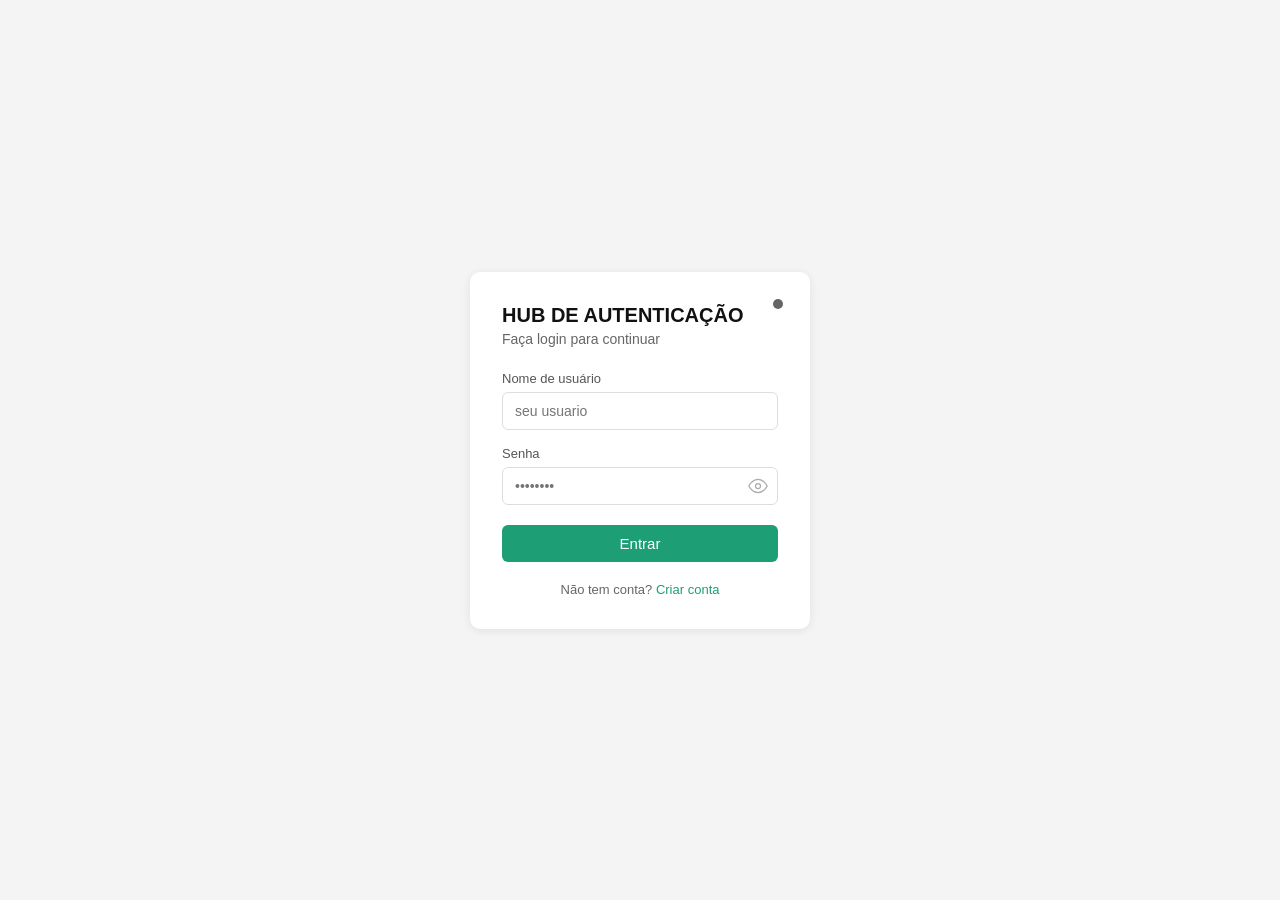
<file: login.html>
<!-- ========================================================= -->
<!-- pi2/login.html                                            -->
<!-- ========================================================= -->
<!DOCTYPE html>
<html lang="pt-BR">
<head>
    <!-- 1. METADADOS E CABEÇALHO -->
    <meta name="robots" content="noindex, nofollow">
    <meta name="google" content="nositelinkssearchbox" />
    <meta name="google" content="notranslate" />
    <meta http-equiv="X-UA-Compatible" content="IE=edge">
    <meta charset="UTF-8">
    <meta name="viewport" content="width=device-width, initial-scale=1.0">
    <title>Login - SEMAE</title>

    <!-- 2. ESTILOS VISUAIS -->
    <style>
        *, *::before, *::after { box-sizing: border-box; }

        body {
            font-family: Arial, sans-serif;
            display: flex;
            justify-content: center;
            align-items: center;
            min-height: 100vh;
            background-color: #f4f4f4;
            margin: 0;
            transition: background-color 0.3s, color 0.3s;
        }

        body.dark-theme {
            background-color: #1a1a1a;
            color: #f4f4f4;
        }

        .card {
            background: #fff;
            border-radius: 10px;
            box-shadow: 0 2px 10px rgba(0,0,0,0.08);
            padding: 2rem;
            width: 340px;
            position: relative;
            transition: background-color 0.3s, box-shadow 0.3s;
        }

        body.dark-theme .card {
            background: #2d2d2d;
            box-shadow: 0 2px 10px rgba(255,255,255,0.1);
        }

        h2 {
            font-size: 20px;
            font-weight: 600;
            margin: 0 0 4px;
            color: #111;
            transition: color 0.3s;
        }

        body.dark-theme h2 { color: #f4f4f4; }

        .subtitle {
            font-size: 14px;
            color: #666;
            margin: 0 0 1.5rem;
            transition: color 0.3s;
        }

        body.dark-theme .subtitle { color: #aaa; }

        label {
            display: block;
            font-size: 13px;
            font-weight: 500;
            color: #555;
            margin-bottom: 6px;
            transition: color 0.3s;
        }

        body.dark-theme label { color: #aaa; }

        .field { margin-bottom: 1rem; }
        .input-wrap {
            position: relative;
            display: flex;
            align-items: center;
        }

        input[type=text] {
            width: 100%;
            padding: 10px 45px 10px 12px;
            font-size: 14px;
            border: 1px solid #ddd;
            border-radius: 6px;
            outline: none;
        }

        body.dark-theme input[type=text] {
            background: #3a3a3a;
            border-color: #444;
            color: #f4f4f4;
        }

        input:focus {
            border-color: #1D9E75;
            box-shadow: 0 0 0 3px rgba(29,158,117,0.12);
        }

        .secure-input {
            -webkit-text-security: disc !important;
        }

        .eye-btn {
            position: absolute;
            right: 0;
            height: 100%;
            width: 40px;
            background: none;
            border: none;
            cursor: pointer;
            display: flex;
            align-items: center;
            justify-content: center;
            color: #aaa;
            transition: color 0.3s;
            padding: 0;
        }

        .eye-btn svg {
            width: 20px;
            height: 20px;
            display: block;
        }

        .eye-btn:hover { color: #555; }
        body.dark-theme .eye-btn { color: #888; }
        body.dark-theme .eye-btn:hover { color: #bbb; }

        .submit-btn {
            width: 100%;
            padding: 10px;
            background: #1D9E75;
            color: #fff;
            border: none;
            border-radius: 6px;
            font-size: 15px;
            font-weight: 500;
            cursor: pointer;
            margin-top: 0.25rem;
            transition: background 0.15s;
        }

        .submit-btn:hover { background: #0F6E56; }

        .submit-btn:disabled {
            opacity: 0.6;
            cursor: not-allowed;
        }

        .msg {
            margin-top: 1rem;
            font-size: 13px;
            padding: 10px 12px;
            border-radius: 6px;
            display: none;
            transition: background-color 0.3s, color 0.3s;
        }

        .msg.success {
            display: block;
            background: #e6f7f1;
            color: #0F6E56;
        }

        body.dark-theme .msg.success {
            background: #1a3a2a;
            color: #4fbd8a;
        }

        .msg.error {
            display: block;
            background: #fdecea;
            color: #c0392b;
        }

        body.dark-theme .msg.error {
            background: #3a1a1a;
            color: #e06666;
        }

        .footer-link {
            text-align: center;
            margin-top: 1.25rem;
            font-size: 13px;
            color: #666;
            transition: color 0.3s;
        }

        body.dark-theme .footer-link { color: #aaa; }
        .footer-link a { color: #1D9E75; text-decoration: none; font-weight: 500; transition: color 0.3s; }
        .footer-link a:hover { text-decoration: underline; }
        body.dark-theme .footer-link a { color: #4fbd8a; }
        body.dark-theme .footer-link a:hover { color: #6dd5a8; }

        .spinner {
            display: inline-block;
            width: 14px;
            height: 14px;
            border: 2px solid rgba(255,255,255,0.4);
            border-top-color: #fff;
            border-radius: 50%;
            animation: spin 0.6s linear infinite;
            margin-right: 6px;
            vertical-align: middle;
        }

        @keyframes spin { to { transform: rotate(360deg); } }

        .theme-toggle {
            position: absolute;
            top: 1rem;
            right: 1rem;
            background: none;
            border: none;
            cursor: pointer;
            padding: 6px;
            border-radius: 50%;
            transition: background-color 0.3s;
            display: flex;
            align-items: center;
            justify-content: center;
        }

        .theme-toggle:hover { background-color: rgba(0,0,0,0.05); }
        body.dark-theme .theme-toggle:hover { background-color: rgba(255,255,255,0.1); }
        .theme-icon { width: 20px; height: 20px; fill: #666; transition: fill 0.3s; }
        body.dark-theme .theme-icon { fill: #aaa; }
    </style>
</head>

<body>
    <!-- 3. ESTRUTURA DO FORMULÁRIO -->
    <div class="card">
        <button class="theme-toggle" id="themeToggle" aria-label="Alternar tema">
            <svg class="theme-icon" id="themeIcon" viewBox="0 0 24 24">
                <path d="M12 18a6 6 0 1 0 0-12 6 6 0 0 0 0 12z"/>
            </svg>
        </button>

        <h2>HUB DE AUTENTICAÇÃO</h2>
        <p class="subtitle">Faça login para continuar</p>

        <div class="field">
            <label for="username">Nome de usuário</label>
            <input type="text" id="username" placeholder="seu usuario"
                   autocomplete="off" autocorrect="off" autocapitalize="off" spellcheck="false">
        </div>

        <div class="field">
            <label for="password">Senha</label>
            <div class="input-wrap">
                <input type="text" id="password" class="secure-input" placeholder="••••••••" autocomplete="off">
                <button class="eye-btn" id="togglePwd" type="button">
                    <svg id="eyeIcon" width="16" height="16" viewBox="0 0 24 24" fill="none" stroke="currentColor" stroke-width="1.5">
                        <path d="M1 12s4-8 11-8 11 8 11 8-4 8-11 8-11-8-11-8z"/><circle cx="12" cy="12" r="3"/>
                    </svg>
                </button>
            </div>
        </div>

        <button class="submit-btn" id="loginBtn" type="button">Entrar</button>

        <div class="msg" id="msg"></div>

        <div class="footer-link">
            Não tem conta? <a href="{{ url_for('register_page') }}">Criar conta</a>
        </div>
    </div>

    <!-- 4. LÓGICA DE LOGIN E PRÉ-CARREGAMENTO -->
    <script>
        // Pré-carregamento das imagens do jogo na nova pasta static/img/
        function precarregarImagensDoJogo() {
            const imagens = [
                '/static/img/sala.png',
                '/static/img/mesa.png',
                '/static/img/mesa2.png'
            ];
            imagens.forEach(url => {
                const img = new Image();
                img.src = url;
            });
        }

        window.addEventListener('load', precarregarImagensDoJogo);

        const API = window.location.origin;

        const eyeOpen  = '<path d="M1 12s4-8 11-8 11 8 11 8-4 8-11 8-11-8-11-8z"/><circle cx="12" cy="12" r="3"/>';
        const eyeClosed = '<path d="M17.94 17.94A10.07 10.07 0 0112 20c-7 0-11-8-11-8a18.45 18.45 0 015.06-5.94M9.9 4.24A9.12 9.12 0 0112 4c7 0 11 8 11 8a18.5 18.5 0 01-2.16 3.19m-6.72-1.07a3 3 0 11-4.24-4.24"/><line x1="1" y1="1" x2="23" y2="23"/>';

        const themeToggle = document.getElementById('themeToggle');
        themeToggle.addEventListener('click', () => {
            document.body.classList.toggle('dark-theme');
            localStorage.setItem('theme', document.body.classList.contains('dark-theme') ? 'dark' : 'light');
        });
        if (localStorage.getItem('theme') === 'dark') document.body.classList.add('dark-theme');

        document.getElementById('togglePwd').addEventListener('click', function () {
            const inp = document.getElementById('password');
            const hasMask = inp.classList.contains('secure-input');
            if (hasMask) {
                inp.classList.remove('secure-input');
                document.getElementById('eyeIcon').innerHTML = eyeClosed;
            } else {
                inp.classList.add('secure-input');
                document.getElementById('eyeIcon').innerHTML = eyeOpen;
            }
        });

        document.getElementById('password').addEventListener('keydown', function (e) {
            if (e.key === 'Enter') doLogin();
        });

        document.getElementById('loginBtn').addEventListener('click', doLogin);

        async function doLogin() {
            const username = document.getElementById('username').value.trim();
            const password = document.getElementById('password').value;
            const btn = document.getElementById('loginBtn');
            const msg = document.getElementById('msg');

            msg.className = 'msg';
            msg.textContent = '';

            if (!username || !password) {
                msg.className = 'msg error';
                msg.textContent = 'Preencha o nome de usuário e a senha.';
                return;
            }

            btn.disabled = true;
            btn.innerHTML = '<span class="spinner"></span>Entrando…';

            try {
                const res = await fetch(`${API}/api/login`, {
                    method: 'POST',
                    headers: { 'Content-Type': 'application/json' },
                    body: JSON.stringify({ username, password })
                });
                const data = await res.json();

                if (res.ok) {
                    msg.className = 'msg success';
                    msg.textContent = data.message || 'Login realizado com sucesso!';

                    setTimeout(() => {
                        sessionStorage.setItem('aba_ativa', 'true');
                        window.location.href = '/pi2';
                    }, 1000);
                } else {
                    msg.className = 'msg error';
                    msg.textContent = data.message || 'Credenciais inválidas.';
                }
            } catch (err) {
                msg.className = 'msg error';
                msg.textContent = 'Não foi possível conectar ao servidor.';
                console.error("Erro de login:", err);
            }

            btn.disabled = false;
            btn.innerHTML = 'Entrar';
        }
    </script>
</body>
</html>
</file>
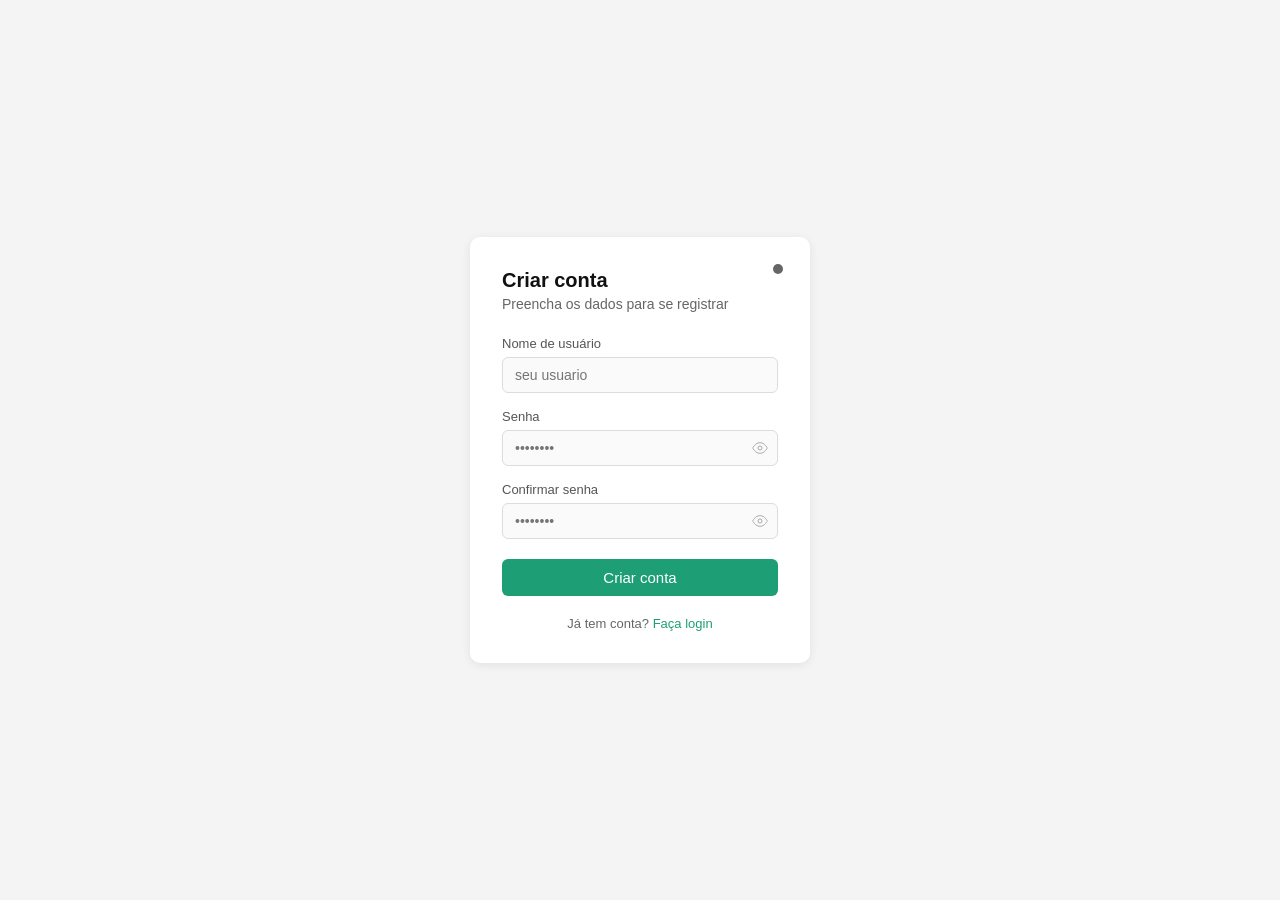
<file: register.html>
<!DOCTYPE html>
<html lang="pt-BR">
<head>
    <meta name="robots" content="noindex, nofollow">
    <meta name="google" content="nositelinkssearchbox" />
    <meta name="google" content="notranslate" />
    <meta http-equiv="X-UA-Compatible" content="IE=edge">
    <meta charset="UTF-8">
    <meta name="viewport" content="width=device-width, initial-scale=1.0">
    <title>Registro - SEMAE</title>

    <style>
        *, *::before, *::after { box-sizing: border-box; }

        body {
            font-family: Arial, sans-serif;
            display: flex;
            justify-content: center;
            align-items: center;
            min-height: 100vh;
            background-color: #f4f4f4;
            margin: 0;
            transition: background-color 0.3s, color 0.3s;
        }

        body.dark-theme {
            background-color: #1a1a1a;
            color: #f4f4f4;
        }

        .card {
            background: #fff;
            border-radius: 10px;
            box-shadow: 0 2px 10px rgba(0,0,0,0.08);
            padding: 2rem;
            width: 340px;
            position: relative;
            transition: background-color 0.3s, box-shadow 0.3s;
        }

        body.dark-theme .card {
            background: #2d2d2d;
            box-shadow: 0 2px 10px rgba(255,255,255,0.1);
        }

        h2 {
            font-size: 20px;
            font-weight: 600;
            margin: 0 0 4px;
            color: #111;
            transition: color 0.3s;
        }

        body.dark-theme h2 { color: #f4f4f4; }

        .subtitle {
            font-size: 14px;
            color: #666;
            margin: 0 0 1.5rem;
            transition: color 0.3s;
        }

        body.dark-theme .subtitle { color: #aaa; }

        label {
            display: block;
            font-size: 13px;
            font-weight: 500;
            color: #555;
            margin-bottom: 6px;
            transition: color 0.3s;
        }

        body.dark-theme label { color: #aaa; }

        .field { margin-bottom: 1rem; }
        .input-wrap { position: relative; }

        input[type=text] {
            width: 100%;
            padding: 9px 40px 9px 12px;
            font-size: 14px;
            border: 1px solid #ddd;
            border-radius: 6px;
            background: #fafafa;
            color: #111;
            outline: none;
            transition: background-color 0.3s, border-color 0.3s, color 0.3s;
        }

        body.dark-theme input[type=text] {
            background: #3a3a3a;
            border-color: #444;
            color: #f4f4f4;
        }

        input:focus {
            border-color: #1D9E75;
            box-shadow: 0 0 0 3px rgba(29,158,117,0.12);
        }

        .secure-input {
            -webkit-text-security: disc !important;
        }

        .eye-btn {
            position: absolute;
            right: 10px;
            top: 50%;
            transform: translateY(-50%);
            background: none;
            border: none;
            cursor: pointer;
            padding: 0;
            color: #aaa;
            display: flex;
            align-items: center;
            transition: color 0.3s;
        }

        .eye-btn:hover { color: #555; }
        body.dark-theme .eye-btn { color: #888; }
        body.dark-theme .eye-btn:hover { color: #bbb; }

        .submit-btn {
            width: 100%;
            padding: 10px;
            background: #1D9E75;
            color: #fff;
            border: none;
            border-radius: 6px;
            font-size: 15px;
            font-weight: 500;
            cursor: pointer;
            margin-top: 0.25rem;
            transition: background 0.15s;
        }

        .submit-btn:hover { background: #0F6E56; }

        .submit-btn:disabled {
            opacity: 0.6;
            cursor: not-allowed;
        }

        .msg {
            margin-top: 1rem;
            font-size: 13px;
            padding: 10px 12px;
            border-radius: 6px;
            display: none;
            transition: background-color 0.3s, color 0.3s;
        }

        .msg.success {
            display: block;
            background: #e6f7f1;
            color: #0F6E56;
        }

        body.dark-theme .msg.success {
            background: #1a3a2a;
            color: #4fbd8a;
        }

        .msg.error {
            display: block;
            background: #fdecea;
            color: #c0392b;
        }

        body.dark-theme .msg.error {
            background: #3a1a1a;
            color: #e06666;
        }

        .footer-link {
            text-align: center;
            margin-top: 1.25rem;
            font-size: 13px;
            color: #666;
            transition: color 0.3s;
        }

        body.dark-theme .footer-link { color: #aaa; }
        .footer-link a { color: #1D9E75; text-decoration: none; font-weight: 500; transition: color 0.3s; }
        .footer-link a:hover { text-decoration: underline; }
        body.dark-theme .footer-link a { color: #4fbd8a; }
        body.dark-theme .footer-link a:hover { color: #6dd5a8; }

        .spinner {
            display: inline-block;
            width: 14px;
            height: 14px;
            border: 2px solid rgba(255,255,255,0.4);
            border-top-color: #fff;
            border-radius: 50%;
            animation: spin 0.6s linear infinite;
            margin-right: 6px;
            vertical-align: middle;
        }

        @keyframes spin { to { transform: rotate(360deg); } }

        .theme-toggle {
            position: absolute;
            top: 1rem;
            right: 1rem;
            background: none;
            border: none;
            cursor: pointer;
            padding: 6px;
            border-radius: 50%;
            transition: background-color 0.3s;
            display: flex;
            align-items: center;
            justify-content: center;
        }

        .theme-toggle:hover { background-color: rgba(0,0,0,0.05); }
        body.dark-theme .theme-toggle:hover { background-color: rgba(255,255,255,0.1); }
        .theme-icon { width: 20px; height: 20px; fill: #666; transition: fill 0.3s; }
        body.dark-theme .theme-icon { fill: #aaa; }
    </style>
</head>

<body>
    <div class="card">
        <button class="theme-toggle" id="themeToggle" aria-label="Alternar tema">
            <svg class="theme-icon" id="themeIcon" viewBox="0 0 24 24">
                <path d="M12 18a6 6 0 1 0 0-12 6 6 0 0 0 0 12z"/>
            </svg>
        </button>

        <h2>Criar conta</h2>
        <p class="subtitle">Preencha os dados para se registrar</p>

        <div class="field">
            <label for="username">Nome de usuário</label>
            <input type="text" id="username" placeholder="seu usuario"
                   autocomplete="off" autocorrect="off" autocapitalize="off" spellcheck="false">
        </div>

        <div class="field">
            <label for="password">Senha</label>
            <div class="input-wrap">
                <input type="text" id="password" class="secure-input" placeholder="••••••••" autocomplete="off">
                <button class="eye-btn" type="button" id="togglePwd1">
                    <svg id="eye1" width="16" height="16" viewBox="0 0 24 24" fill="none" stroke="currentColor" stroke-width="1.5">
                        <path d="M1 12s4-8 11-8 11 8 11 8-4 8-11 8-11-8-11-8z"/><circle cx="12" cy="12" r="3"/>
                    </svg>
                </button>
            </div>
        </div>

        <div class="field">
            <label for="confirm">Confirmar senha</label>
            <div class="input-wrap">
                <input type="text" id="confirm" class="secure-input" placeholder="••••••••" autocomplete="off">
                <button class="eye-btn" type="button" id="togglePwd2">
                    <svg id="eye2" width="16" height="16" viewBox="0 0 24 24" fill="none" stroke="currentColor" stroke-width="1.5">
                        <path d="M1 12s4-8 11-8 11 8 11 8-4 8-11 8-11-8-11-8z"/><circle cx="12" cy="12" r="3"/>
                    </svg>
                </button>
            </div>
        </div>

        <button class="submit-btn" id="registerBtn" type="button">Criar conta</button>

        <div class="msg" id="msg"></div>

        <div class="footer-link">
            Já tem conta? <a href="{{ url_for('login_page') }}">Faça login</a>
        </div>
    </div>

    <script>
        const API = window.location.origin;

        const eyeOpen = `
            <path d="M1 12s4-8 11-8 11 8 11 8-4 8-11 8-11-8-11-8z"></path>
            <circle cx="12" cy="12" r="3"></circle>
        `;

        const eyeClosed = `
            <path d="M17.94 17.94A10.07 10.07 0 0112 20c-7 0-11-8-11-8a18.45 18.45 0 015.06-5.94M9.9 4.24A9.12 9.12 0 0112 4c7 0 11 8 11 8a18.5 18.5 0 01-2.16 3.19m-6.72-1.07a3 3 0 11-4.24-4.24"></path>
            <line x1="1" y1="1" x2="23" y2="23" stroke="currentColor" stroke-width="1.5"></line>
        `;

        const themeToggle = document.getElementById('themeToggle');
        themeToggle.addEventListener('click', () => {
            document.body.classList.toggle('dark-theme');
            localStorage.setItem('theme', document.body.classList.contains('dark-theme') ? 'dark' : 'light');
        });
        if (localStorage.getItem('theme') === 'dark') document.body.classList.add('dark-theme');

        function toggleEye(inputId, iconId) {
            const inp = document.getElementById(inputId);
            const icon = document.getElementById(iconId);
            const hasMask = inp.classList.contains('secure-input');
            
            if (hasMask) {
                inp.classList.remove('secure-input');
                icon.innerHTML = eyeClosed;
            } else {
                inp.classList.add('secure-input');
                icon.innerHTML = eyeOpen;
            }
        }

        document.getElementById('togglePwd1').addEventListener('click', () => toggleEye('password', 'eye1'));
        document.getElementById('togglePwd2').addEventListener('click', () => toggleEye('confirm', 'eye2'));

        document.getElementById('registerBtn').addEventListener('click', doRegister);

        async function doRegister() {
            const username = document.getElementById('username').value.trim();
            const password = document.getElementById('password').value;
            const confirm = document.getElementById('confirm').value;
            const btn = document.getElementById('registerBtn');
            const msg = document.getElementById('msg');

            msg.className = 'msg';
            msg.textContent = '';

            if (!username || !password || !confirm) {
                msg.className = 'msg error';
                msg.textContent = 'Preencha todos os campos.';
                return;
            }

            if (password !== confirm) {
                msg.className = 'msg error';
                msg.textContent = 'As senhas não coincidem.';
                return;
            }

            btn.disabled = true;
            btn.innerHTML = '<span class="spinner"></span>Criando conta...';

            try {
                const res = await fetch(`${API}/api/register`, {
                    method: 'POST',
                    headers: { 'Content-Type': 'application/json' },
                    body: JSON.stringify({ username, password })
                });
                
                const data = await res.json();

                if (res.ok) {
                    msg.className = 'msg success';
                    msg.textContent = data.message || 'Conta criada com sucesso!';
                    
                    setTimeout(() => {
                        window.location.href = '/login';
                    }, 2000);
                } else {
                    msg.className = 'msg error';
                    msg.textContent = data.message || 'Erro ao registrar usuário.';
                    btn.disabled = false;
                    btn.innerHTML = 'Criar conta';
                }
            } catch (err) {
                msg.className = 'msg error';
                msg.textContent = 'Erro ao conectar com o servidor.';
                btn.disabled = false;
                btn.innerHTML = 'Criar conta';
            }
        }
    </script>
</body>
</html>
</file>
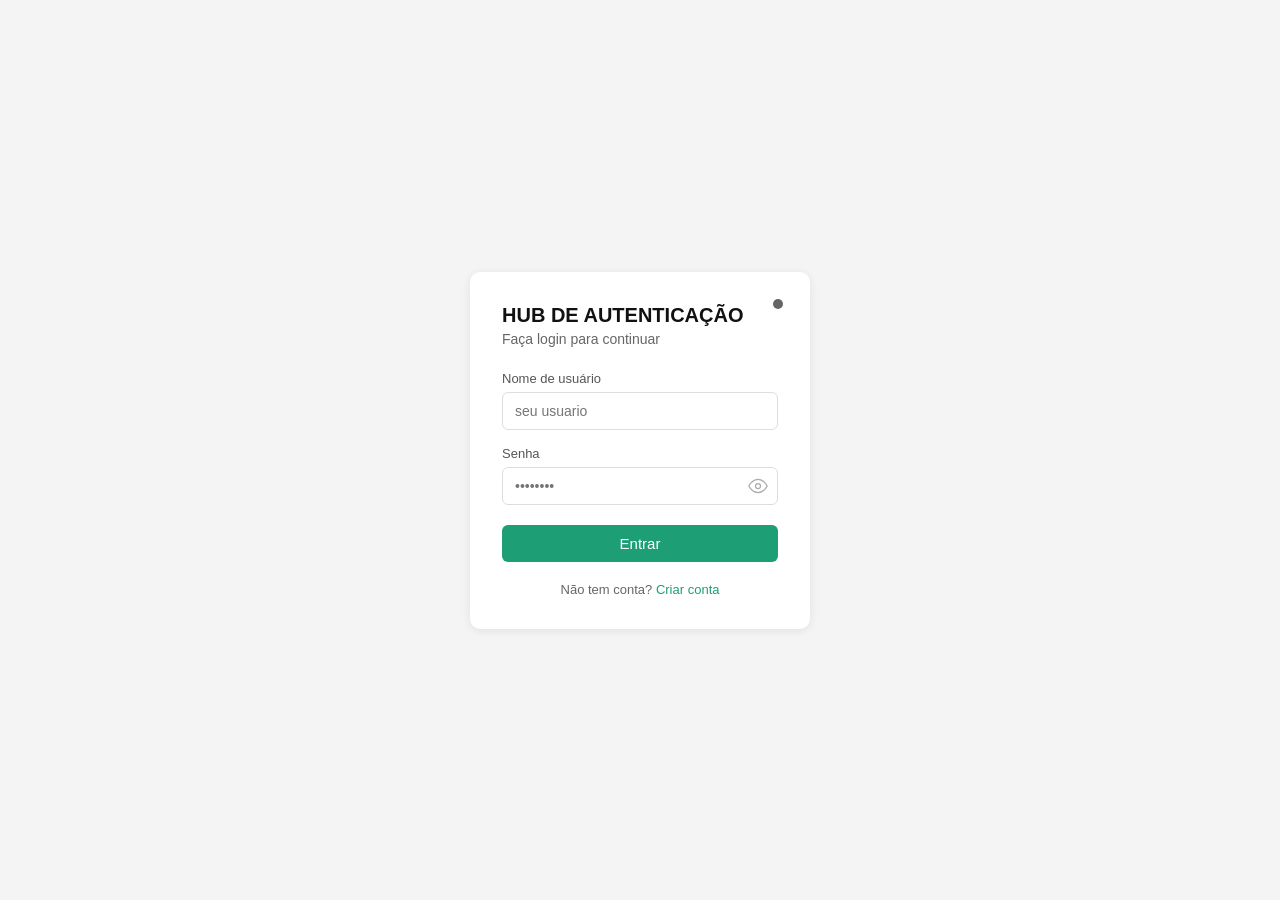
<file: templates/login.html>
<!DOCTYPE html>
<html lang="pt-BR">
<head>
    <meta name="robots" content="noindex, nofollow">
    <meta name="google" content="nositelinkssearchbox" />
    <meta name="google" content="notranslate" />
    <meta http-equiv="X-UA-Compatible" content="IE=edge">
    <meta charset="UTF-8">
    <meta name="viewport" content="width=device-width, initial-scale=1.0">
    <title>Login - SEMAE</title>

    <style>
        *, *::before, *::after { box-sizing: border-box; }

        body {
            font-family: Arial, sans-serif;
            display: flex;
            justify-content: center;
            align-items: center;
            min-height: 100vh;
            background-color: #f4f4f4;
            margin: 0;
            transition: background-color 0.3s, color 0.3s;
        }

        body.dark-theme {
            background-color: #1a1a1a;
            color: #f4f4f4;
        }

        .card {
            background: #fff;
            border-radius: 10px;
            box-shadow: 0 2px 10px rgba(0,0,0,0.08);
            padding: 2rem;
            width: 340px;
            position: relative;
            transition: background-color 0.3s, box-shadow 0.3s;
        }

        body.dark-theme .card {
            background: #2d2d2d;
            box-shadow: 0 2px 10px rgba(255,255,255,0.1);
        }

        h2 {
            font-size: 20px;
            font-weight: 600;
            margin: 0 0 4px;
            color: #111;
            transition: color 0.3s;
        }

        body.dark-theme h2 { color: #f4f4f4; }

        .subtitle {
            font-size: 14px;
            color: #666;
            margin: 0 0 1.5rem;
            transition: color 0.3s;
        }

        body.dark-theme .subtitle { color: #aaa; }

        label {
            display: block;
            font-size: 13px;
            font-weight: 500;
            color: #555;
            margin-bottom: 6px;
            transition: color 0.3s;
        }

        body.dark-theme label { color: #aaa; }

        .field { margin-bottom: 1rem; }
        .input-wrap {
            position: relative;
            display: flex;
            align-items: center;
        }

        input[type=text] {
            width: 100%;
            padding: 10px 45px 10px 12px;
            font-size: 14px;
            border: 1px solid #ddd;
            border-radius: 6px;
            outline: none;
        }

        body.dark-theme input[type=text] {
            background: #3a3a3a;
            border-color: #444;
            color: #f4f4f4;
        }

        input:focus {
            border-color: #1D9E75;
            box-shadow: 0 0 0 3px rgba(29,158,117,0.12);
        }

        /* MÁSCARA DE SENHA VIA CSS */
        .secure-input {
            -webkit-text-security: disc !important;
        }

        .eye-btn {
            position: absolute;
            right: 0;
            height: 100%;
            width: 40px;
            background: none;
            border: none;
            cursor: pointer;
            display: flex;
            align-items: center;
            justify-content: center;
            color: #aaa;
            transition: color 0.3s;
            padding: 0;
        }

        .eye-btn svg {
            width: 20px;
            height: 20px;
            display: block;
        }

        .eye-btn:hover { color: #555; }
        body.dark-theme .eye-btn { color: #888; }
        body.dark-theme .eye-btn:hover { color: #bbb; }

        .submit-btn {
            width: 100%;
            padding: 10px;
            background: #1D9E75;
            color: #fff;
            border: none;
            border-radius: 6px;
            font-size: 15px;
            font-weight: 500;
            cursor: pointer;
            margin-top: 0.25rem;
            transition: background 0.15s;
        }

        .submit-btn:hover { background: #0F6E56; }

        .submit-btn:disabled {
            opacity: 0.6;
            cursor: not-allowed;
        }

        .msg {
            margin-top: 1rem;
            font-size: 13px;
            padding: 10px 12px;
            border-radius: 6px;
            display: none;
            transition: background-color 0.3s, color 0.3s;
        }

        .msg.success {
            display: block;
            background: #e6f7f1;
            color: #0F6E56;
        }

        body.dark-theme .msg.success {
            background: #1a3a2a;
            color: #4fbd8a;
        }

        .msg.error {
            display: block;
            background: #fdecea;
            color: #c0392b;
        }

        body.dark-theme .msg.error {
            background: #3a1a1a;
            color: #e06666;
        }

        .footer-link {
            text-align: center;
            margin-top: 1.25rem;
            font-size: 13px;
            color: #666;
            transition: color 0.3s;
        }

        body.dark-theme .footer-link { color: #aaa; }
        .footer-link a { color: #1D9E75; text-decoration: none; font-weight: 500; transition: color 0.3s; }
        .footer-link a:hover { text-decoration: underline; }
        body.dark-theme .footer-link a { color: #4fbd8a; }
        body.dark-theme .footer-link a:hover { color: #6dd5a8; }

        .spinner {
            display: inline-block;
            width: 14px;
            height: 14px;
            border: 2px solid rgba(255,255,255,0.4);
            border-top-color: #fff;
            border-radius: 50%;
            animation: spin 0.6s linear infinite;
            margin-right: 6px;
            vertical-align: middle;
        }

        @keyframes spin { to { transform: rotate(360deg); } }

        .theme-toggle {
            position: absolute;
            top: 1rem;
            right: 1rem;
            background: none;
            border: none;
            cursor: pointer;
            padding: 6px;
            border-radius: 50%;
            transition: background-color 0.3s;
            display: flex;
            align-items: center;
            justify-content: center;
        }

        .theme-toggle:hover { background-color: rgba(0,0,0,0.05); }
        body.dark-theme .theme-toggle:hover { background-color: rgba(255,255,255,0.1); }
        .theme-icon { width: 20px; height: 20px; fill: #666; transition: fill 0.3s; }
        body.dark-theme .theme-icon { fill: #aaa; }
    </style>
</head>

<body>
    <div class="card">
        <button class="theme-toggle" id="themeToggle" aria-label="Alternar tema">
            <svg class="theme-icon" id="themeIcon" viewBox="0 0 24 24">
                <path d="M12 18a6 6 0 1 0 0-12 6 6 0 0 0 0 12z"/>
            </svg>
        </button>

        <h2>HUB DE AUTENTICAÇÃO</h2>
        <p class="subtitle">Faça login para continuar</p>

        <div class="field">
            <label for="username">Nome de usuário</label>
            <input type="text" id="username" placeholder="seu usuario"
                   autocomplete="off" autocorrect="off" autocapitalize="off" spellcheck="false">
        </div>

        <div class="field">
            <label for="password">Senha</label>
            <div class="input-wrap">
                <input type="text" id="password" class="secure-input" placeholder="••••••••" autocomplete="off">
                <button class="eye-btn" id="togglePwd" type="button">
                    <svg id="eyeIcon" width="16" height="16" viewBox="0 0 24 24" fill="none" stroke="currentColor" stroke-width="1.5">
                        <path d="M1 12s4-8 11-8 11 8 11 8-4 8-11 8-11-8-11-8z"/><circle cx="12" cy="12" r="3"/>
                    </svg>
                </button>
            </div>
        </div>

        <button class="submit-btn" id="loginBtn" type="button">Entrar</button>

        <div class="msg" id="msg"></div>

        <div class="footer-link">
            Não tem conta? <a href="{{ url_for('register_page') }}">Criar conta</a>
        </div>
    </div>

    <script>

        function precarregarImagensDoJogo() {
            const imagens = [
                '/static/pi2/sala.png',
                '/static/pi2/mesa.png',
                '/static/pi2/mesa2.png'
            ];
            imagens.forEach(url => {
                const img = new Image();
                img.src = url;
            });
            console.log("Mídias de escritório e mesa pré-carregadas em segundo plano.");
        }

        // Dispara o pré-carregamento em segundo plano assim que a tela de login termina de carregar
        window.addEventListener('load', precarregarImagensDoJogo);

        
        const API = window.location.origin;

        const eyeOpen  = '<path d="M1 12s4-8 11-8 11 8 11 8-4 8-11 8-11-8-11-8z"/><circle cx="12" cy="12" r="3"/>';
        const eyeClosed = '<path d="M17.94 17.94A10.07 10.07 0 0112 20c-7 0-11-8-11-8a18.45 18.45 0 015.06-5.94M9.9 4.24A9.12 9.12 0 0112 4c7 0 11 8 11 8a18.5 18.5 0 01-2.16 3.19m-6.72-1.07a3 3 0 11-4.24-4.24"/><line x1="1" y1="1" x2="23" y2="23"/>';

        const themeToggle = document.getElementById('themeToggle');
        themeToggle.addEventListener('click', () => {
            document.body.classList.toggle('dark-theme');
            localStorage.setItem('theme', document.body.classList.contains('dark-theme') ? 'dark' : 'light');
        });
        if (localStorage.getItem('theme') === 'dark') document.body.classList.add('dark-theme');

        document.getElementById('togglePwd').addEventListener('click', function () {
            const inp = document.getElementById('password');
            const hasMask = inp.classList.contains('secure-input');
            if (hasMask) {
                inp.classList.remove('secure-input');
                document.getElementById('eyeIcon').innerHTML = eyeClosed;
            } else {
                inp.classList.add('secure-input');
                document.getElementById('eyeIcon').innerHTML = eyeOpen;
            }
        });

        document.getElementById('password').addEventListener('keydown', function (e) {
            if (e.key === 'Enter') doLogin();
        });

        document.getElementById('loginBtn').addEventListener('click', doLogin);

        async function doLogin() {
            const username = document.getElementById('username').value.trim();
            const password = document.getElementById('password').value;
            const btn = document.getElementById('loginBtn');
            const msg = document.getElementById('msg');

            msg.className = 'msg';
            msg.textContent = '';

            if (!username || !password) {
                msg.className = 'msg error';
                msg.textContent = 'Preencha o nome de usuário e a senha.';
                return;
            }

            btn.disabled = true;
            btn.innerHTML = '<span class="spinner"></span>Entrando…';

            try {
                const res = await fetch(`${API}/api/login`, {
                    method: 'POST',
                    headers: { 'Content-Type': 'application/json' },
                    body: JSON.stringify({ username, password })
                });
                const data = await res.json();

                if (res.ok) {
                    msg.className = 'msg success';
                    msg.textContent = data.message || 'Login realizado com sucesso!';

                    setTimeout(() => {
                        sessionStorage.setItem('aba_ativa', 'true');
                        window.location.href = '/pi2'; // Encaminha o usuário diretamente ao jogo
                    }, 1000);
                } else {
                    msg.className = 'msg error';
                    msg.textContent = data.message || 'Credenciais inválidas.';
                }
            } catch (err) {
                msg.className = 'msg error';
                msg.textContent = 'Não foi possível conectar ao servidor. Verifique se o backend está rodando.';
                console.error("Erro de login:", err);
            }

            btn.disabled = false;
            btn.innerHTML = 'Entrar';
        }
    </script>
</body>
</html>
</file>
